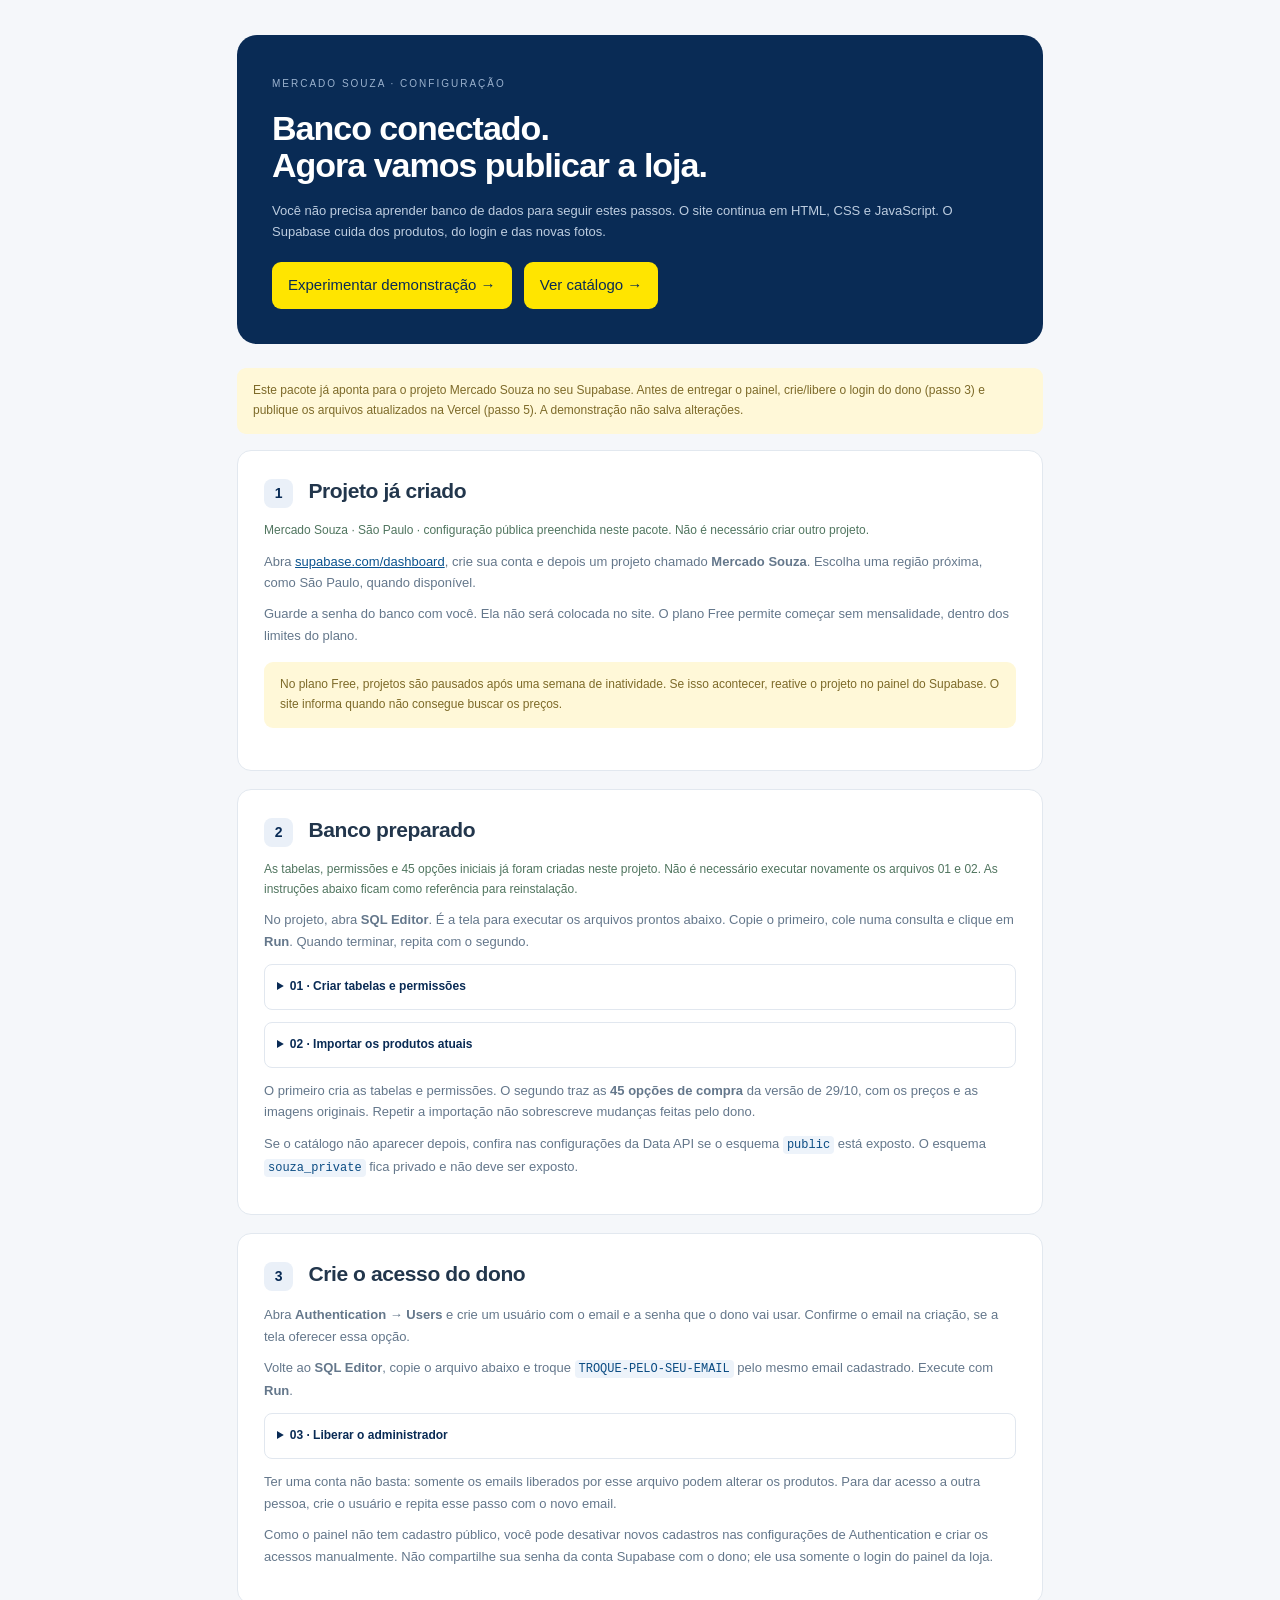
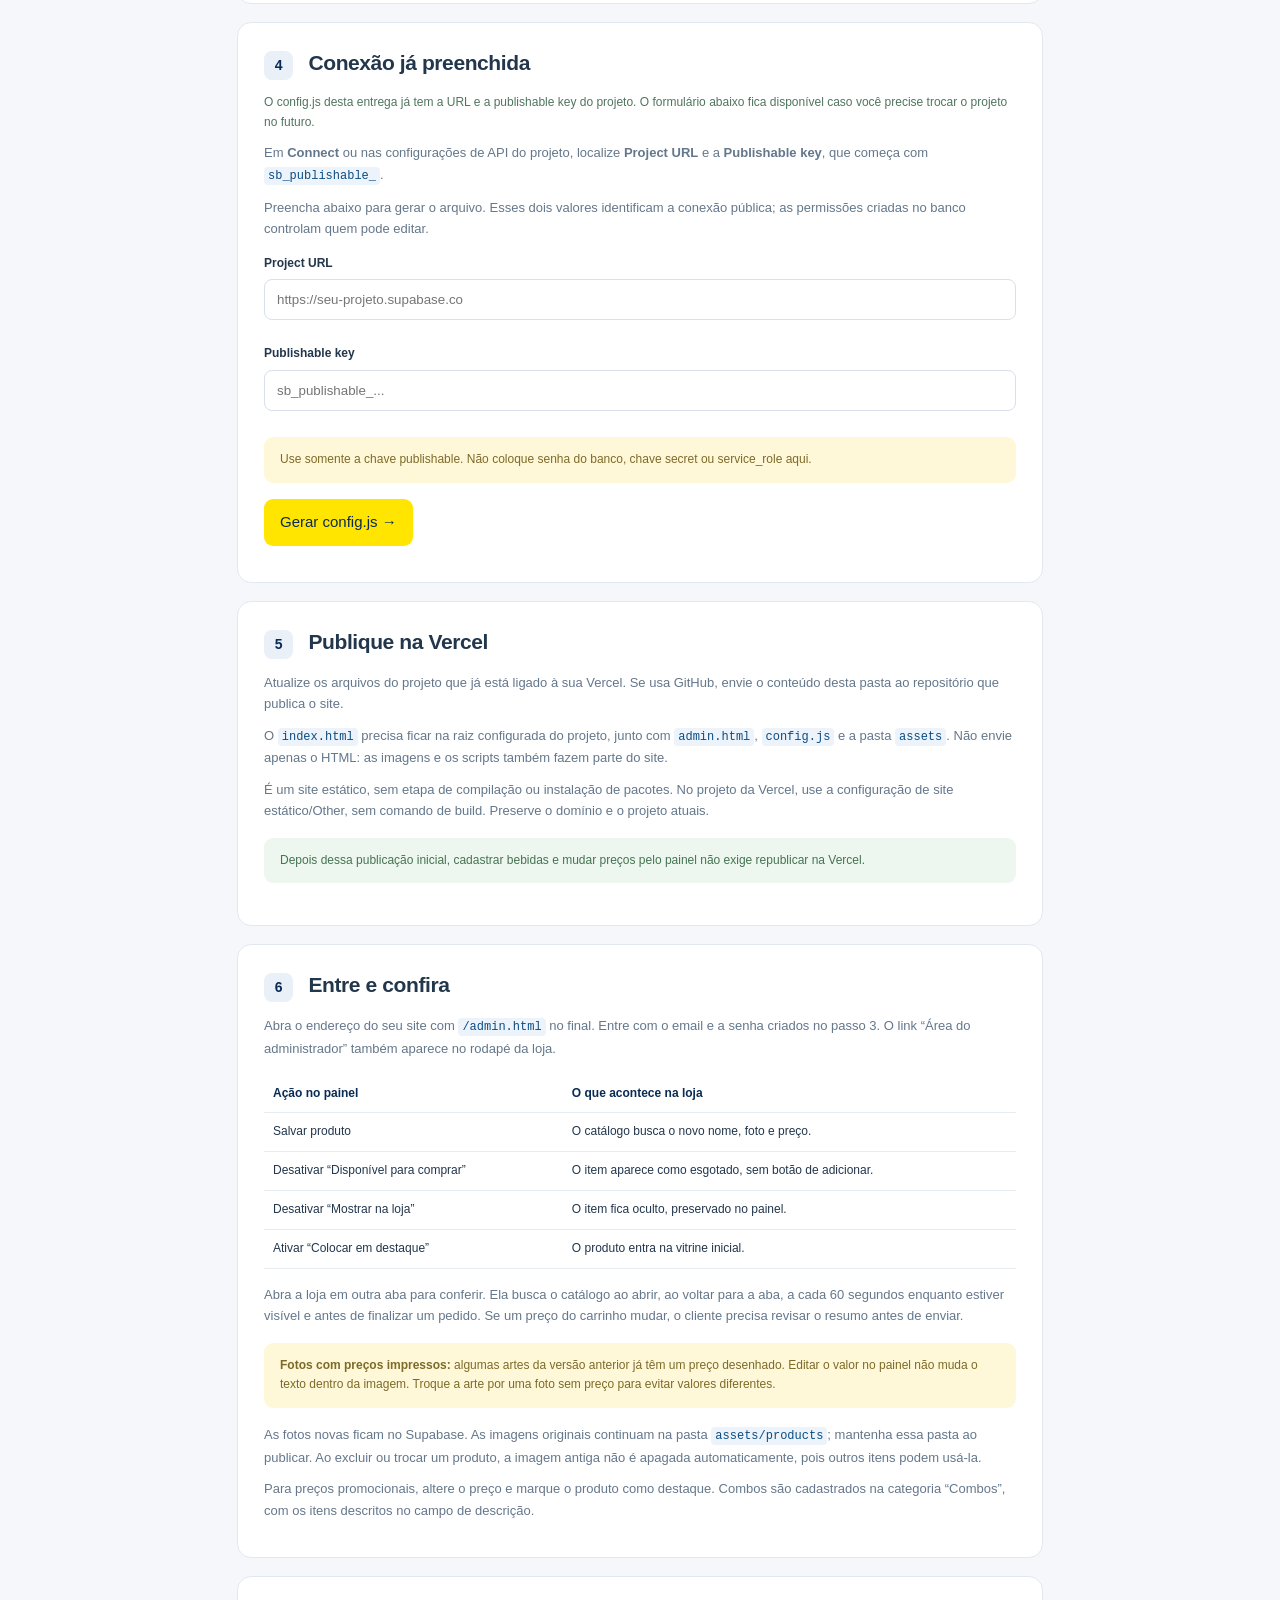
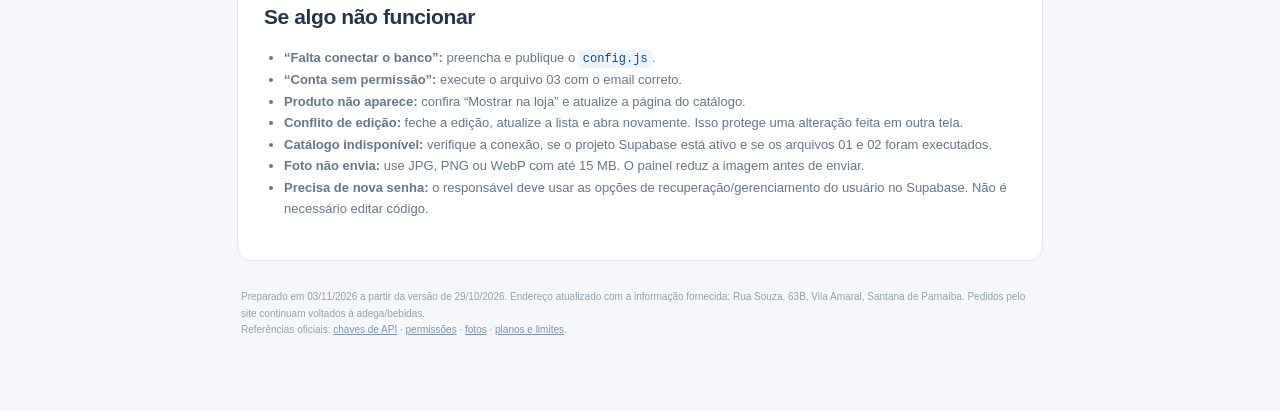
<file: COMECE-AQUI.html>
<!doctype html><html lang="pt-BR"><head><meta charset="UTF-8"><meta name="viewport" content="width=device-width,initial-scale=1"><meta name="robots" content="noindex,nofollow"><title>Comece aqui | Mercado Souza</title><style>
:root{--navy:#092b55;--ink:#22364c;--muted:#718197;--yellow:#ffe500}*{box-sizing:border-box}body{margin:0;background:#f5f7fa;color:var(--ink);font:15px/1.65 -apple-system,BlinkMacSystemFont,"Segoe UI",Arial,sans-serif}main{max-width:850px;margin:auto;padding:35px 22px 70px}header{background:var(--navy);color:#fff;border-radius:20px;padding:35px;margin-bottom:24px}header small{font-size:10px;letter-spacing:2px;color:#9bb2ce}h1{font-size:34px;line-height:1.1;letter-spacing:-1px;margin:15px 0}header p{color:#bdcde0;font-size:13px;margin-bottom:20px}.button{display:inline-block;cursor:pointer;border:0;border-radius:9px;padding:11px 16px;background:var(--yellow);color:var(--navy);font:600 12px/1.3 inherit;text-decoration:none;margin-right:8px}section{padding:26px;background:#fff;border:1px solid #e2e8ef;border-radius:14px;margin-bottom:18px}h2{font-size:21px;margin:0 0 13px;line-height:1.35;letter-spacing:-.4px}h2 b{display:inline-grid;place-items:center;width:29px;height:29px;border-radius:8px;background:#eaf0f8;color:var(--navy);font-size:14px;margin-right:10px}h3{font-size:15px;margin-bottom:8px}p,li{font-size:13px;color:#64778b}p{margin:10px 0}a{color:#0a538f}code{font-family:ui-monospace,monospace;font-size:12px;color:#0b4c83;background:#edf3fa;padding:2px 4px;border-radius:4px;overflow-wrap:anywhere}.note{padding:13px 16px;border-radius:9px;background:#fff8d8;font-size:12px;color:#7d6a29;margin:16px 0}.good{background:#edf7ef;color:#467352}details{border:1px solid #e1e7ef;border-radius:8px;margin:12px 0;padding:12px}summary{font-size:12px;font-weight:650;color:var(--navy);cursor:pointer}textarea{display:block;width:100%;min-height:180px;margin:12px 0;padding:12px;border:1px solid #dbe3ed;border-radius:8px;background:#fafbfd;color:#29445f;font:11px/1.6 ui-monospace,monospace;resize:vertical}button{font:inherit}label{display:block;font-size:12px;font-weight:650;margin-top:14px}input{width:100%;border:1px solid #d7e0eb;border-radius:8px;padding:12px;font:13px inherit;margin:6px 0 10px}.status{font-size:12px;color:#50755f}ul,ol{padding-left:20px}table{border-collapse:collapse;width:100%;font-size:12px;margin:15px 0}td,th{padding:9px;border-bottom:1px solid #e7ecf2;text-align:left}th{color:var(--navy)}footer{font-size:10px;color:#91a0b0;padding:10px 4px}footer a{color:#7c93aa}@media(max-width:500px){main{padding:18px 13px 40px}header{padding:25px}h1{font-size:29px}section{padding:20px}h2{font-size:19px}.button{margin:5px 0;font-size:11px}}
</style></head><body><main><header><small>MERCADO SOUZA · CONFIGURAÇÃO</small><h1>Banco conectado.<br>Agora vamos publicar a loja.</h1><p>Você não precisa aprender banco de dados para seguir estes passos. O site continua em HTML, CSS e JavaScript. O Supabase cuida dos produtos, do login e das novas fotos.</p><a class="button" href="admin.html?demo=1">Experimentar demonstração →</a> <a class="button" href="index.html">Ver catálogo →</a></header>
<div class="note">Este pacote já aponta para o projeto Mercado Souza no seu Supabase. Antes de entregar o painel, crie/libere o login do dono (passo 3) e publique os arquivos atualizados na Vercel (passo 5). A demonstração não salva alterações.</div>
<section><h2><b>1</b> Projeto já criado</h2><p class="status">Mercado Souza · São Paulo · configuração pública preenchida neste pacote. Não é necessário criar outro projeto.</p><p>Abra <a href="https://supabase.com/dashboard" target="_blank" rel="noopener">supabase.com/dashboard</a>, crie sua conta e depois um projeto chamado <strong>Mercado Souza</strong>. Escolha uma região próxima, como São Paulo, quando disponível.</p><p>Guarde a senha do banco com você. Ela não será colocada no site. O plano Free permite começar sem mensalidade, dentro dos limites do plano.</p><div class="note">No plano Free, projetos são pausados após uma semana de inatividade. Se isso acontecer, reative o projeto no painel do Supabase. O site informa quando não consegue buscar os preços.</div></section>
<section><h2><b>2</b> Banco preparado</h2><p class="status">As tabelas, permissões e 45 opções iniciais já foram criadas neste projeto. Não é necessário executar novamente os arquivos 01 e 02. As instruções abaixo ficam como referência para reinstalação.</p><p>No projeto, abra <strong>SQL Editor</strong>. É a tela para executar os arquivos prontos abaixo. Copie o primeiro, cole numa consulta e clique em <strong>Run</strong>. Quando terminar, repita com o segundo.</p>
<details><summary>01 · Criar tabelas e permissões</summary><textarea id="sql-01" readonly aria-label="SQL 01">-- Mercado Souza: execute uma vez no SQL Editor do seu projeto Supabase.
-- Este arquivo pode ser executado novamente sem apagar produtos ou administradores.
begin;

create schema if not exists souza_private;
revoke all on schema souza_private from public, anon, authenticated;

create table if not exists souza_private.admins (
  user_id uuid primary key references auth.users(id) on delete cascade,
  created_at timestamptz not null default now()
);
revoke all on souza_private.admins from public, anon, authenticated;
alter table souza_private.admins enable row level security;
drop policy if exists souza_admin_registry_no_api on souza_private.admins;
create policy souza_admin_registry_no_api on souza_private.admins as restrictive for all to anon, authenticated
using (false) with check (false);

create or replace function souza_private.is_admin()
returns boolean language sql stable security definer set search_path = &#x27;&#x27;
as $$
  select exists(select 1 from souza_private.admins a where a.user_id = (select auth.uid()));
$$;
revoke all on function souza_private.is_admin() from public;
grant usage on schema souza_private to anon, authenticated;
grant execute on function souza_private.is_admin() to anon, authenticated;

create or replace function public.souza_is_admin()
returns boolean language sql stable security invoker set search_path = &#x27;&#x27;
as $$ select souza_private.is_admin(); $$;
revoke all on function public.souza_is_admin() from public;
grant execute on function public.souza_is_admin() to anon, authenticated;

create table if not exists public.souza_products (
  id text primary key default gen_random_uuid()::text,
  name text not null check (char_length(btrim(name)) between 2 and 140),
  detail text not null default &#x27;&#x27; check (char_length(detail) &lt;= 400),
  category text not null check (category in (&#x27;combos&#x27;,&#x27;beer&#x27;,&#x27;spirits&#x27;,&#x27;gin&#x27;,&#x27;liqueurs&#x27;,&#x27;energy&#x27;,&#x27;wine&#x27;,&#x27;cocktail&#x27;,&#x27;drinks&#x27;,&#x27;soft&#x27;,&#x27;other&#x27;)),
  price integer not null check (price between 1 and 10000000),
  unit text not null default &#x27;unidade&#x27; check (char_length(btrim(unit)) between 1 and 60),
  image_url text not null default &#x27;&#x27; check (char_length(image_url) &lt;= 2048 and
    (image_url = &#x27;&#x27; or image_url ~ &#x27;^https://[^[:space:]&lt;&gt;]+$&#x27; or image_url ~ &#x27;^assets/products/[a-zA-Z0-9_.-]+[.](png|jpg|jpeg|webp)$&#x27;)),
  available boolean not null default true,
  active boolean not null default true,
  featured boolean not null default false,
  position integer not null default 0 check (position between 0 and 100000),
  revision integer not null default 1,
  updated_at timestamptz not null default now(),
  constraint souza_product_id check (id ~ &#x27;^[a-zA-Z0-9_-]{1,100}$&#x27;)
);
alter table public.souza_products enable row level security;
revoke all on public.souza_products from public, anon, authenticated;
grant select on public.souza_products to anon;
grant select, insert, update, delete on public.souza_products to authenticated;
create index if not exists souza_products_catalog_idx on public.souza_products (active, position, id);

create or replace function souza_private.touch_product()
returns trigger language plpgsql set search_path = &#x27;&#x27; as $$
begin
  new.updated_at := now();
  if tg_op = &#x27;UPDATE&#x27; then
    new.revision := old.revision + 1;
  else
    new.revision := 1;
  end if;
  return new;
end;
$$;
drop trigger if exists souza_products_touch on public.souza_products;
create trigger souza_products_touch before insert or update on public.souza_products
for each row execute function souza_private.touch_product();

drop policy if exists souza_catalog_read on public.souza_products;
create policy souza_catalog_read on public.souza_products for select to anon, authenticated
using (active or (select public.souza_is_admin()));
drop policy if exists souza_admin_insert on public.souza_products;
create policy souza_admin_insert on public.souza_products for insert to authenticated
with check ((select public.souza_is_admin()));
drop policy if exists souza_admin_update on public.souza_products;
create policy souza_admin_update on public.souza_products for update to authenticated
using ((select public.souza_is_admin())) with check ((select public.souza_is_admin()));
drop policy if exists souza_admin_delete on public.souza_products;
create policy souza_admin_delete on public.souza_products for delete to authenticated
using ((select public.souza_is_admin()));

insert into storage.buckets (id, name, public, file_size_limit, allowed_mime_types)
values (&#x27;souza-produtos&#x27;, &#x27;souza-produtos&#x27;, true, 5242880, array[&#x27;image/jpeg&#x27;,&#x27;image/png&#x27;,&#x27;image/webp&#x27;])
on conflict (id) do update set public = excluded.public,
  file_size_limit = excluded.file_size_limit, allowed_mime_types = excluded.allowed_mime_types;

drop policy if exists souza_admin_photos_select on storage.objects;
create policy souza_admin_photos_select on storage.objects for select to authenticated
using (bucket_id = &#x27;souza-produtos&#x27; and (select public.souza_is_admin()));
drop policy if exists souza_admin_photos_insert on storage.objects;
create policy souza_admin_photos_insert on storage.objects for insert to authenticated
with check (bucket_id = &#x27;souza-produtos&#x27; and (select public.souza_is_admin()));
drop policy if exists souza_admin_photos_update on storage.objects;
create policy souza_admin_photos_update on storage.objects for update to authenticated
using (bucket_id = &#x27;souza-produtos&#x27; and (select public.souza_is_admin()))
with check (bucket_id = &#x27;souza-produtos&#x27; and (select public.souza_is_admin()));
drop policy if exists souza_admin_photos_delete on storage.objects;
create policy souza_admin_photos_delete on storage.objects for delete to authenticated
using (bucket_id = &#x27;souza-produtos&#x27; and (select public.souza_is_admin()));

commit;
</textarea><button class="button" data-copy="sql-01">Copiar SQL</button> <a href="configuracao/01-criar-banco.sql" download>Baixar arquivo .sql</a></details>
<details><summary>02 · Importar os produtos atuais</summary><textarea id="sql-02" readonly aria-label="SQL 02">-- Importa as 45 opções da última versão sem sobrescrever alterações existentes.
insert into public.souza_products (id, name, detail, category, price, unit, image_url, available, active, featured, position)
values
(&#x27;of-campari&#x27;, &#x27;Campari&#x27;, &#x27;Aperitivo bitter · garrafa de 998 ml&#x27;, &#x27;spirits&#x27;, 6499, &#x27;unidade&#x27;, &#x27;assets/products/b096bbcb556ecad57a5a.webp&#x27;, true, true, false, 0),
(&#x27;of-tanqueray&#x27;, &#x27;Tanqueray London Dry Gin&#x27;, &#x27;London Dry Gin · garrafa de 750 ml&#x27;, &#x27;gin&#x27;, 9999, &#x27;unidade&#x27;, &#x27;assets/products/43c5fc2b8463033c3723.webp&#x27;, true, true, false, 1),
(&#x27;of-combo-jack&#x27;, &#x27;Combo Jack Daniel’s Blackberry + Red Bull&#x27;, &#x27;1 Jack Daniel’s + 5 Red Bulls + 5 gelos&#x27;, &#x27;combos&#x27;, 19000, &#x27;o combo&#x27;, &#x27;assets/products/d759a5a9bcb941a959c5.webp&#x27;, true, true, true, 2),
(&#x27;of-corona-6&#x27;, &#x27;Corona Extra · pacote com 6&#x27;, &#x27;6 long necks de 330 ml&#x27;, &#x27;beer&#x27;, 4300, &#x27;o pacote&#x27;, &#x27;assets/products/2af72a9ebf797da2562e.webp&#x27;, true, true, false, 3),
(&#x27;of-heineken-350-12&#x27;, &#x27;Heineken · pacote com 12&#x27;, &#x27;12 latas de 350 ml&#x27;, &#x27;beer&#x27;, 5900, &#x27;o pacote&#x27;, &#x27;assets/products/4c1dc228527a8a6400bf.webp&#x27;, true, true, false, 4),
(&#x27;of-heineken-269-8&#x27;, &#x27;Heineken · pacote com 8&#x27;, &#x27;8 latas de 269 ml&#x27;, &#x27;beer&#x27;, 3500, &#x27;o pacote&#x27;, &#x27;assets/products/2a53821b605c2a80a2a5.webp&#x27;, true, true, false, 5),
(&#x27;of-brahma-269-15&#x27;, &#x27;Brahma Duplo Malte · pacote com 15&#x27;, &#x27;15 latas de 269 ml&#x27;, &#x27;beer&#x27;, 3850, &#x27;o pacote&#x27;, &#x27;assets/products/99451e720754eb6960d4.webp&#x27;, true, true, false, 6),
(&#x27;of-skol-269-15&#x27;, &#x27;Skol · pacote com 15&#x27;, &#x27;15 latas de 269 ml&#x27;, &#x27;beer&#x27;, 4300, &#x27;o pacote&#x27;, &#x27;assets/products/3a4c366df4a6b92fd66b.webp&#x27;, true, true, false, 7),
(&#x27;of-itaipava-350-12&#x27;, &#x27;Itaipava · pacote com 12&#x27;, &#x27;12 latas de 350 ml&#x27;, &#x27;beer&#x27;, 3300, &#x27;o pacote&#x27;, &#x27;assets/products/2bf87ed68934a0eb57d8.webp&#x27;, true, true, false, 8),
(&#x27;of-itaipava-269-12&#x27;, &#x27;Itaipava · pacote com 12&#x27;, &#x27;12 latas de 269 ml&#x27;, &#x27;beer&#x27;, 3050, &#x27;o pacote&#x27;, &#x27;assets/products/85b25feb66e8d045f039.webp&#x27;, true, true, false, 9),
(&#x27;of-jack-old7&#x27;, &#x27;Jack Daniel’s Old Nº 7&#x27;, &#x27;Garrafa de 1 litro&#x27;, &#x27;spirits&#x27;, 12500, &#x27;unidade&#x27;, &#x27;assets/products/0694b05c0aae9a728558.webp&#x27;, true, true, false, 10),
(&#x27;of-jack-apple&#x27;, &#x27;Jack Daniel’s Tennessee Apple&#x27;, &#x27;Garrafa de 1 litro&#x27;, &#x27;spirits&#x27;, 12500, &#x27;unidade&#x27;, &#x27;assets/products/0694b05c0aae9a728558.webp&#x27;, true, true, false, 11),
(&#x27;of-jack-blackberry&#x27;, &#x27;Jack Daniel’s Tennessee Blackberry&#x27;, &#x27;Garrafa de 1 litro&#x27;, &#x27;spirits&#x27;, 12500, &#x27;unidade&#x27;, &#x27;assets/products/0694b05c0aae9a728558.webp&#x27;, true, true, false, 12),
(&#x27;of-ballena-original&#x27;, &#x27;Ballena Original&#x27;, &#x27;Garrafa · consulte o volume no atendimento&#x27;, &#x27;liqueurs&#x27;, 11000, &#x27;unidade&#x27;, &#x27;assets/products/b17b0598d5f05f77e80e.webp&#x27;, true, true, false, 13),
(&#x27;of-ballena-coco&#x27;, &#x27;Ballena Coco&#x27;, &#x27;Garrafa · consulte o volume no atendimento&#x27;, &#x27;liqueurs&#x27;, 11000, &#x27;unidade&#x27;, &#x27;assets/products/b17b0598d5f05f77e80e.webp&#x27;, true, true, false, 14),
(&#x27;of-ballena-chocolate&#x27;, &#x27;Ballena Chocolate e Caramelo&#x27;, &#x27;Garrafa · consulte o volume no atendimento&#x27;, &#x27;liqueurs&#x27;, 11000, &#x27;unidade&#x27;, &#x27;assets/products/b17b0598d5f05f77e80e.webp&#x27;, true, true, false, 15),
(&#x27;of-invictus-tropical&#x27;, &#x27;Invictus Tropical&#x27;, &#x27;Coquetel elaborado com dry gin · 900 ml&#x27;, &#x27;gin&#x27;, 1850, &#x27;unidade&#x27;, &#x27;assets/products/d6780e9dec5afb7d03ad.webp&#x27;, true, true, false, 16),
(&#x27;of-invictus-morango&#x27;, &#x27;Invictus Morango com Pêssego&#x27;, &#x27;Coquetel elaborado com dry gin · 900 ml&#x27;, &#x27;gin&#x27;, 1850, &#x27;unidade&#x27;, &#x27;assets/products/d6780e9dec5afb7d03ad.webp&#x27;, true, true, false, 17),
(&#x27;of-invictus-melancia&#x27;, &#x27;Invictus Melancia&#x27;, &#x27;Coquetel elaborado com dry gin · 900 ml&#x27;, &#x27;gin&#x27;, 1850, &#x27;unidade&#x27;, &#x27;assets/products/d6780e9dec5afb7d03ad.webp&#x27;, true, true, false, 18),
(&#x27;of-vibe-tropical&#x27;, &#x27;V!be Tropical&#x27;, &#x27;Energético · garrafa · volume a confirmar&#x27;, &#x27;energy&#x27;, 1099, &#x27;unidade&#x27;, &#x27;assets/products/4b814b39e8c7ea0e4ee3.webp&#x27;, true, true, false, 19),
(&#x27;of-vibe-melancia&#x27;, &#x27;V!be Melancia&#x27;, &#x27;Energético · garrafa · volume a confirmar&#x27;, &#x27;energy&#x27;, 1099, &#x27;unidade&#x27;, &#x27;assets/products/4b814b39e8c7ea0e4ee3.webp&#x27;, true, true, false, 20),
(&#x27;of-vibe-limao&#x27;, &#x27;V!be Limão&#x27;, &#x27;Energético · garrafa · volume a confirmar&#x27;, &#x27;energy&#x27;, 1099, &#x27;unidade&#x27;, &#x27;assets/products/4b814b39e8c7ea0e4ee3.webp&#x27;, true, true, false, 21),
(&#x27;of-vibe-laranja&#x27;, &#x27;V!be Laranja&#x27;, &#x27;Energético · garrafa · volume a confirmar&#x27;, &#x27;energy&#x27;, 1099, &#x27;unidade&#x27;, &#x27;assets/products/4b814b39e8c7ea0e4ee3.webp&#x27;, true, true, false, 22),
(&#x27;of-vibe-pessego&#x27;, &#x27;V!be Pêssego e Morango&#x27;, &#x27;Energético · garrafa · volume a confirmar&#x27;, &#x27;energy&#x27;, 1099, &#x27;unidade&#x27;, &#x27;assets/products/4b814b39e8c7ea0e4ee3.webp&#x27;, true, true, false, 23),
(&#x27;of-vibe-acai&#x27;, &#x27;V!be Açaí com Coco&#x27;, &#x27;Energético · garrafa · volume a confirmar&#x27;, &#x27;energy&#x27;, 1099, &#x27;unidade&#x27;, &#x27;assets/products/4b814b39e8c7ea0e4ee3.webp&#x27;, true, true, false, 24),
(&#x27;of-coca-25&#x27;, &#x27;Coca-Cola 2,5 L&#x27;, &#x27;Não retornável · garrafa de 2,5 litros&#x27;, &#x27;soft&#x27;, 1550, &#x27;unidade&#x27;, &#x27;assets/products/ceffb8b8b29fbc42a3b4.webp&#x27;, true, true, false, 25),
(&#x27;of-coca-retornavel&#x27;, &#x27;Coca-Cola retornável&#x27;, &#x27;Garrafa retornável · consulte volume e troca de vasilhame&#x27;, &#x27;soft&#x27;, 975, &#x27;unidade&#x27;, &#x27;assets/products/ca83f01d8f95665f9a3f.webp&#x27;, true, true, false, 26),
(&#x27;of-coca-25-6&#x27;, &#x27;Coca-Cola 2,5 L · pacote com 6&#x27;, &#x27;6 garrafas de 2,5 litros&#x27;, &#x27;soft&#x27;, 6250, &#x27;o pacote&#x27;, &#x27;assets/products/ec61de3f7aaf8a6671b4.webp&#x27;, true, true, false, 27),
(&#x27;of-tubaina-2-6&#x27;, &#x27;Tubaína 2 L · pacote com 6&#x27;, &#x27;6 garrafas de 2 litros&#x27;, &#x27;soft&#x27;, 3750, &#x27;o pacote&#x27;, &#x27;assets/products/5d598f700261a997b6b2.webp&#x27;, true, true, false, 28),
(&#x27;of-absolut-1&#x27;, &#x27;Absolut Original&#x27;, &#x27;Vodka · garrafa de 1 litro&#x27;, &#x27;spirits&#x27;, 7499, &#x27;unidade&#x27;, &#x27;assets/products/0e4ec60c275c12fa1eb0.webp&#x27;, true, true, false, 29),
(&#x27;of-ciroc-red&#x27;, &#x27;Cîroc Red Berry&#x27;, &#x27;Vodka · garrafa · volume a confirmar&#x27;, &#x27;spirits&#x27;, 17500, &#x27;unidade&#x27;, &#x27;assets/products/f4277d5323fad5eefa15.webp&#x27;, true, true, false, 30),
(&#x27;of-ciroc-original&#x27;, &#x27;Cîroc Original&#x27;, &#x27;Vodka · garrafa · volume a confirmar&#x27;, &#x27;spirits&#x27;, 15500, &#x27;unidade&#x27;, &#x27;assets/products/2f59d23921ca3240a3e9.webp&#x27;, true, true, false, 31),
(&#x27;of-dreher&#x27;, &#x27;Dreher&#x27;, &#x27;Tradição Centenária · 900 ml&#x27;, &#x27;spirits&#x27;, 1899, &#x27;unidade&#x27;, &#x27;assets/products/dab9ab95c71d23e87010.webp&#x27;, true, true, false, 32),
(&#x27;of-sangue-boi&#x27;, &#x27;Sangue de Boi&#x27;, &#x27;Vinho tinto suave · 750 ml&#x27;, &#x27;wine&#x27;, 1625, &#x27;unidade&#x27;, &#x27;assets/products/1c0e0eae14369577afb0.webp&#x27;, true, true, false, 33),
(&#x27;of-cantina&#x27;, &#x27;Cantina Agrícola&#x27;, &#x27;Vinho Bordô suave · 750 ml&#x27;, &#x27;wine&#x27;, 1450, &#x27;unidade&#x27;, &#x27;assets/products/fab72e244228c4efc66e.webp&#x27;, true, true, false, 34),
(&#x27;of-pergola&#x27;, &#x27;Pérgola Seleção Suave&#x27;, &#x27;Vinho tinto de mesa · 1 litro&#x27;, &#x27;wine&#x27;, 2399, &#x27;unidade&#x27;, &#x27;assets/products/d0d99a5ebad7b6e4ee10.webp&#x27;, true, true, false, 35),
(&#x27;of-sangue-vale&#x27;, &#x27;Sangue do Vale&#x27;, &#x27;Coquetel alcoólico · 880 ml&#x27;, &#x27;cocktail&#x27;, 699, &#x27;unidade&#x27;, &#x27;assets/products/29cfb95a7c7101217772.webp&#x27;, true, true, false, 36),
(&#x27;of-bob&#x27;, &#x27;Bob Pinga&#x27;, &#x27;Bebida alcoólica mista · 975 ml&#x27;, &#x27;cocktail&#x27;, 2750, &#x27;unidade&#x27;, &#x27;assets/products/4bcead8cbcde2d93ee40.webp&#x27;, true, true, false, 37),
(&#x27;of-chanceler&#x27;, &#x27;Chanceler Golden Label&#x27;, &#x27;Aperitivo com whisky e carvalho · 1 litro&#x27;, &#x27;cocktail&#x27;, 1850, &#x27;unidade&#x27;, &#x27;assets/products/f828c5e17588dd70196b.webp&#x27;, true, true, false, 38),
(&#x27;of-busca&#x27;, &#x27;Busca Brisa&#x27;, &#x27;Bebida alcoólica mista · 1 litro&#x27;, &#x27;cocktail&#x27;, 2850, &#x27;unidade&#x27;, &#x27;assets/products/c6805b0b0a88503dd167.webp&#x27;, true, true, false, 39),
(&#x27;of-corote-whisky&#x27;, &#x27;Corote Combo Whisky&#x27;, &#x27;Coquetel alcoólico gaseificado · 1 litro&#x27;, &#x27;cocktail&#x27;, 1299, &#x27;unidade&#x27;, &#x27;assets/products/798c69e11289732553e7.webp&#x27;, true, true, false, 40),
(&#x27;of-corote-gin&#x27;, &#x27;Corote Combo Gin Tropical&#x27;, &#x27;Coquetel alcoólico gaseificado · 1 litro&#x27;, &#x27;cocktail&#x27;, 1299, &#x27;unidade&#x27;, &#x27;assets/products/798c69e11289732553e7.webp&#x27;, true, true, false, 41),
(&#x27;of-canelinha&#x27;, &#x27;Canelinha Da Rocha&#x27;, &#x27;Coquetel alcoólico de canela e gengibre · 900 ml&#x27;, &#x27;cocktail&#x27;, 1650, &#x27;unidade&#x27;, &#x27;assets/products/91ced24aba27583367ab.webp&#x27;, true, true, false, 42),
(&#x27;of-copao&#x27;, &#x27;Copão de Jack Daniel’s&#x27;, &#x27;Com gelo de coco e Red Bull · volume a confirmar&#x27;, &#x27;drinks&#x27;, 4300, &#x27;o copão&#x27;, &#x27;assets/products/ab711a9205f2a2d1bd56.webp&#x27;, true, true, true, 43),
(&#x27;of-carvao&#x27;, &#x27;Carvão Funchal&#x27;, &#x27;Pacote de 2 kg&#x27;, &#x27;other&#x27;, 1450, &#x27;o pacote&#x27;, &#x27;assets/products/c774bd530b8dd94a64c4.webp&#x27;, true, true, true, 44)
on conflict (id) do nothing;
</textarea><button class="button" data-copy="sql-02">Copiar SQL</button> <a href="configuracao/02-importar-catalogo.sql" download>Baixar arquivo .sql</a></details>
<p>O primeiro cria as tabelas e permissões. O segundo traz as <strong>45 opções de compra</strong> da versão de 29/10, com os preços e as imagens originais. Repetir a importação não sobrescreve mudanças feitas pelo dono.</p><p>Se o catálogo não aparecer depois, confira nas configurações da Data API se o esquema <code>public</code> está exposto. O esquema <code>souza_private</code> fica privado e não deve ser exposto.</p></section>
<section><h2><b>3</b> Crie o acesso do dono</h2><p>Abra <strong>Authentication → Users</strong> e crie um usuário com o email e a senha que o dono vai usar. Confirme o email na criação, se a tela oferecer essa opção.</p><p>Volte ao <strong>SQL Editor</strong>, copie o arquivo abaixo e troque <code>TROQUE-PELO-SEU-EMAIL</code> pelo mesmo email cadastrado. Execute com <strong>Run</strong>.</p>
<details><summary>03 · Liberar o administrador</summary><textarea id="sql-03" readonly aria-label="SQL 03">-- Antes: em Authentication &gt; Users, crie o usuário com email e senha e confirme o email.
-- Troque somente o email abaixo pelo mesmo email cadastrado e execute no SQL Editor.
do $$
declare
  admin_email text := &#x27;TROQUE-PELO-SEU-EMAIL&#x27;;
  admin_id uuid;
begin
  select id into admin_id from auth.users where lower(email) = lower(btrim(admin_email));
  if admin_id is null then
    raise exception &#x27;Email não encontrado. Crie o usuário em Authentication &gt; Users antes de executar este arquivo.&#x27;;
  end if;
  insert into souza_private.admins(user_id) values (admin_id) on conflict do nothing;
end;
$$;
</textarea><button class="button" data-copy="sql-03">Copiar SQL</button> <a href="configuracao/03-liberar-administrador.sql" download>Baixar arquivo .sql</a></details>
<p>Ter uma conta não basta: somente os emails liberados por esse arquivo podem alterar os produtos. Para dar acesso a outra pessoa, crie o usuário e repita esse passo com o novo email.</p><p>Como o painel não tem cadastro público, você pode desativar novos cadastros nas configurações de Authentication e criar os acessos manualmente. Não compartilhe sua senha da conta Supabase com o dono; ele usa somente o login do painel da loja.</p></section>
<section><h2><b>4</b> Conexão já preenchida</h2><p class="status">O config.js desta entrega já tem a URL e a publishable key do projeto. O formulário abaixo fica disponível caso você precise trocar o projeto no futuro.</p><p>Em <strong>Connect</strong> ou nas configurações de API do projeto, localize <strong>Project URL</strong> e a <strong>Publishable key</strong>, que começa com <code>sb_publishable_</code>.</p><p>Preencha abaixo para gerar o arquivo. Esses dois valores identificam a conexão pública; as permissões criadas no banco controlam quem pode editar.</p><form id="config-form"><label for="project-url">Project URL</label><input id="project-url" type="url" placeholder="https://seu-projeto.supabase.co" required autocomplete="off"><label for="publishable-key">Publishable key</label><input id="publishable-key" placeholder="sb_publishable_..." required autocomplete="off"><div class="note">Use somente a chave publishable. Não coloque senha do banco, chave secret ou service_role aqui.</div><button class="button" type="submit">Gerar config.js →</button><p id="config-status" class="status" role="status"></p></form><div id="config-result" hidden><textarea id="config-code" readonly aria-label="Conteúdo do config.js"></textarea><button class="button" id="download-config">Baixar config.js</button><button class="button" data-copy="config-code">Copiar conteúdo</button><p>Substitua o <code>config.js</code> da pasta do site por esse arquivo. Esse é o único arquivo de conexão que você precisa preencher.</p></div></section>
<section><h2><b>5</b> Publique na Vercel</h2><p>Atualize os arquivos do projeto que já está ligado à sua Vercel. Se usa GitHub, envie o conteúdo desta pasta ao repositório que publica o site.</p><p>O <code>index.html</code> precisa ficar na raiz configurada do projeto, junto com <code>admin.html</code>, <code>config.js</code> e a pasta <code>assets</code>. Não envie apenas o HTML: as imagens e os scripts também fazem parte do site.</p><p>É um site estático, sem etapa de compilação ou instalação de pacotes. No projeto da Vercel, use a configuração de site estático/Other, sem comando de build. Preserve o domínio e o projeto atuais.</p><div class="note good">Depois dessa publicação inicial, cadastrar bebidas e mudar preços pelo painel não exige republicar na Vercel.</div></section>
<section><h2><b>6</b> Entre e confira</h2><p>Abra o endereço do seu site com <code>/admin.html</code> no final. Entre com o email e a senha criados no passo 3. O link “Área do administrador” também aparece no rodapé da loja.</p><table><thead><tr><th>Ação no painel</th><th>O que acontece na loja</th></tr></thead><tbody><tr><td>Salvar produto</td><td>O catálogo busca o novo nome, foto e preço.</td></tr><tr><td>Desativar “Disponível para comprar”</td><td>O item aparece como esgotado, sem botão de adicionar.</td></tr><tr><td>Desativar “Mostrar na loja”</td><td>O item fica oculto, preservado no painel.</td></tr><tr><td>Ativar “Colocar em destaque”</td><td>O produto entra na vitrine inicial.</td></tr></tbody></table><p>Abra a loja em outra aba para conferir. Ela busca o catálogo ao abrir, ao voltar para a aba, a cada 60 segundos enquanto estiver visível e antes de finalizar um pedido. Se um preço do carrinho mudar, o cliente precisa revisar o resumo antes de enviar.</p><div class="note"><strong>Fotos com preços impressos:</strong> algumas artes da versão anterior já têm um preço desenhado. Editar o valor no painel não muda o texto dentro da imagem. Troque a arte por uma foto sem preço para evitar valores diferentes.</div><p>As fotos novas ficam no Supabase. As imagens originais continuam na pasta <code>assets/products</code>; mantenha essa pasta ao publicar. Ao excluir ou trocar um produto, a imagem antiga não é apagada automaticamente, pois outros itens podem usá-la.</p><p>Para preços promocionais, altere o preço e marque o produto como destaque. Combos são cadastrados na categoria “Combos”, com os itens descritos no campo de descrição.</p></section>
<section><h2>Se algo não funcionar</h2><ul><li><strong>“Falta conectar o banco”:</strong> preencha e publique o <code>config.js</code>.</li><li><strong>“Conta sem permissão”:</strong> execute o arquivo 03 com o email correto.</li><li><strong>Produto não aparece:</strong> confira “Mostrar na loja” e atualize a página do catálogo.</li><li><strong>Conflito de edição:</strong> feche a edição, atualize a lista e abra novamente. Isso protege uma alteração feita em outra tela.</li><li><strong>Catálogo indisponível:</strong> verifique a conexão, se o projeto Supabase está ativo e se os arquivos 01 e 02 foram executados.</li><li><strong>Foto não envia:</strong> use JPG, PNG ou WebP com até 15 MB. O painel reduz a imagem antes de enviar.</li><li><strong>Precisa de nova senha:</strong> o responsável deve usar as opções de recuperação/gerenciamento do usuário no Supabase. Não é necessário editar código.</li></ul></section>
<footer>Preparado em 03/11/2026 a partir da versão de 29/10/2026. Endereço atualizado com a informação fornecida: Rua Souza, 63B, Vila Amaral, Santana de Parnaíba. Pedidos pelo site continuam voltados à adega/bebidas.<br>Referências oficiais: <a href="https://supabase.com/docs/guides/getting-started/api-keys">chaves de API</a> · <a href="https://supabase.com/docs/guides/database/postgres/row-level-security">permissões</a> · <a href="https://supabase.com/docs/guides/storage/security/access-control">fotos</a> · <a href="https://supabase.com/pricing">planos e limites</a>.</footer>
</main><script>
function copyText(id,button){const el=document.getElementById(id);el.select();try{document.execCommand('copy');button.textContent='Copiado ✓'}catch{button.textContent='Selecione e copie o texto acima'}}
document.querySelectorAll('[data-copy]').forEach(button=>button.onclick=()=>copyText(button.dataset.copy,button));
document.getElementById('config-form').onsubmit=event=>{event.preventDefault();const url=document.getElementById('project-url').value.trim().replace(/\/$/,'');const key=document.getElementById('publishable-key').value.trim();const status=document.getElementById('config-status');if(!/^https:\/\/[a-z0-9-]+\.supabase\.co$/i.test(url)||!key.startsWith('sb_publishable_')){status.textContent='Confira a Project URL e use somente a chave que começa com sb_publishable_.';return;}document.getElementById('config-code').value='window.SOUZA_CONFIG = Object.freeze('+JSON.stringify({supabaseUrl:url,supabasePublishableKey:key},null,2)+');\n';document.getElementById('config-result').hidden=false;status.textContent='Arquivo preparado. Baixe e substitua o config.js do projeto.';};
document.getElementById('download-config').onclick=()=>{const blob=new Blob([document.getElementById('config-code').value],{type:'text/javascript;charset=utf-8'});const url=URL.createObjectURL(blob);const link=document.createElement('a');link.href=url;link.download='config.js';link.click();setTimeout(()=>URL.revokeObjectURL(url),1000);};
</script></body></html>
</file>
